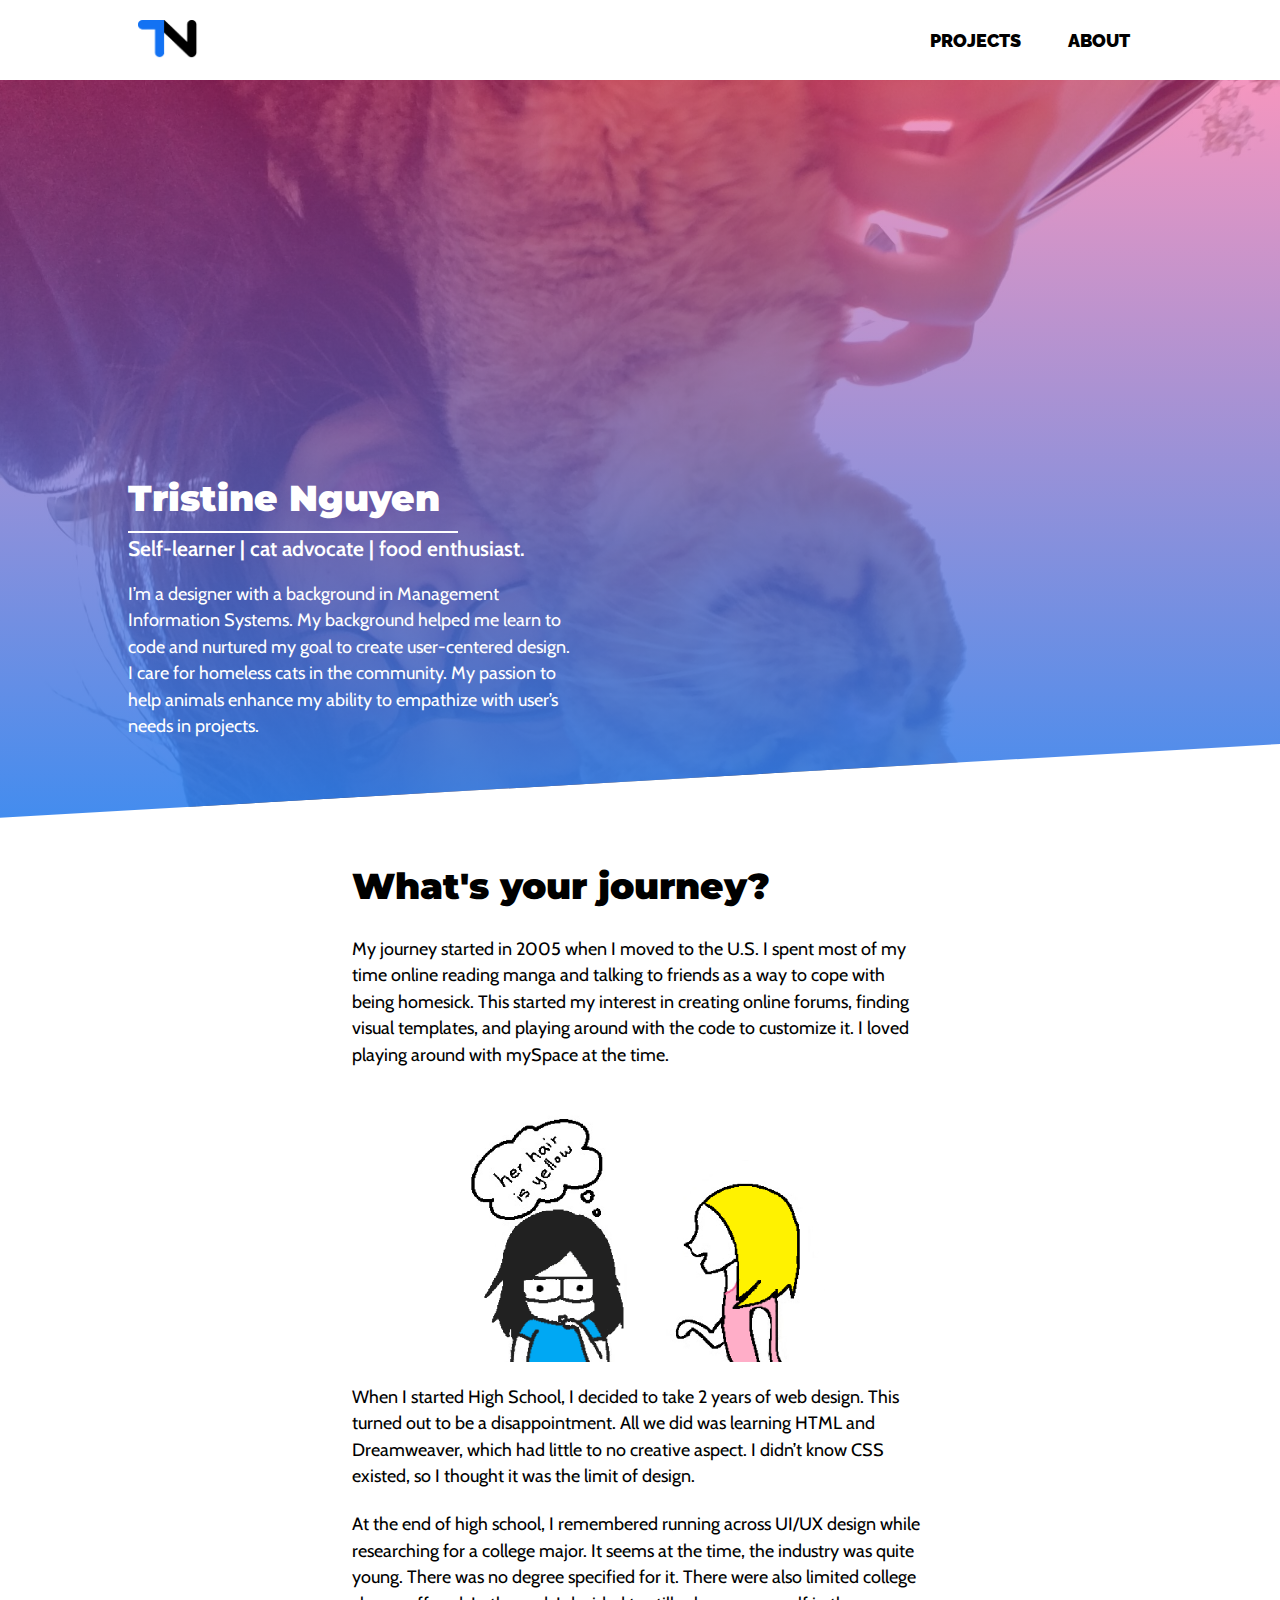
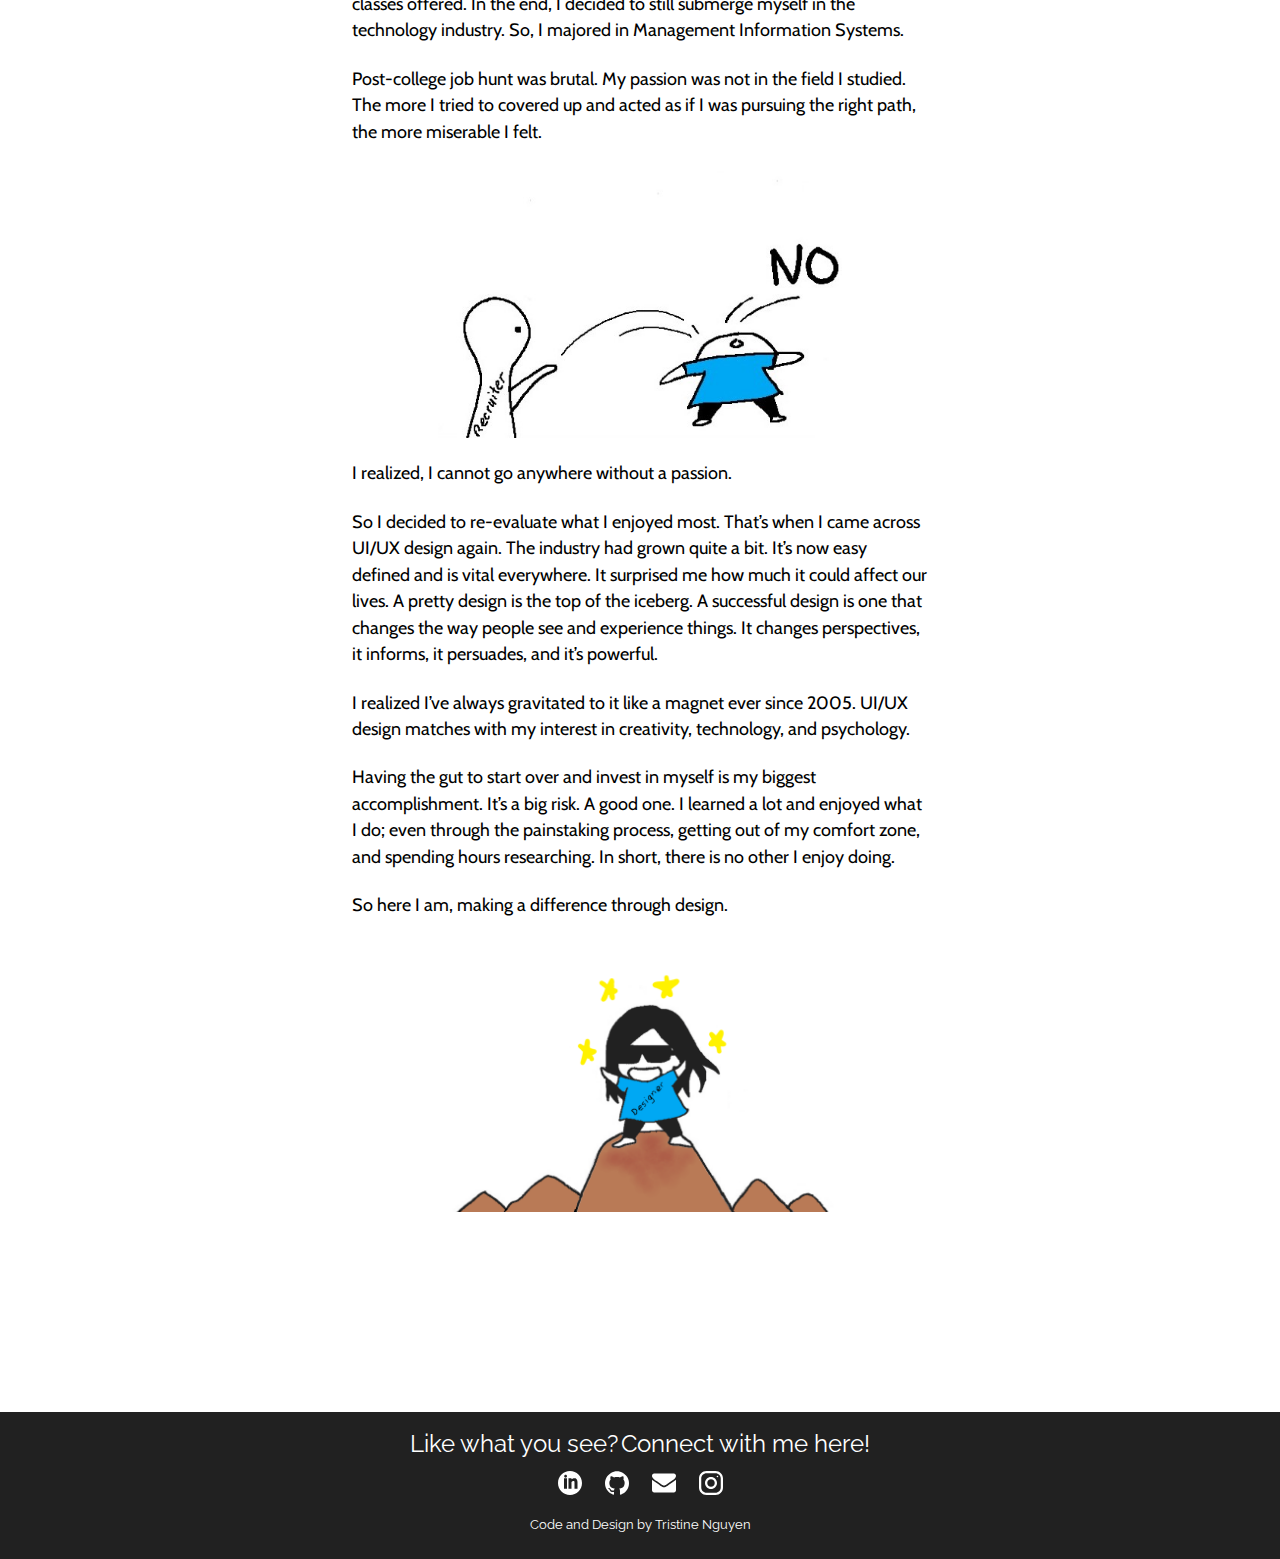
<file: about.html>
<!DOCTYPE html>
<html lang="en">
<head>
  <meta charset="utf-8">
  <meta name="viewport" content="width=device-width, initial-scale=1.0">
  <title>Portfolio | Tristine Nguyen</title>
  <link rel="stylesheet" href="styles/reset.css">
  <link rel="stylesheet" href="styles/bio.css">
  <!-- Google Fonts -->
  <link href='https://fonts.googleapis.com/css?family=Cabin' rel='stylesheet'>
  <link href="https://fonts.googleapis.com/css?family=Montserrat:900" rel="stylesheet">
  <link href='https://fonts.googleapis.com/css?family=Raleway' rel='stylesheet'>
  <!-- Font awesome -->
  <link rel="stylesheet" href="https://use.fontawesome.com/releases/v5.2.0/css/all.css" integrity="sha384-hWVjflwFxL6sNzntih27bfxkr27PmbbK/iSvJ+a4+0owXq79v+lsFkW54bOGbiDQ" crossorigin="anonymous">
</head>
  <body>
    <header>
      <!-- nav bar -->
      <nav class="nav-bar"><!-- background -->
        <div>
          <a href="index.html"><img src="imagesUpdated/personalBrand.png" alt="personal logo"></a>
              <span class="open-slide">
                <a href="#" onclick="openSlideMenu()">
                  <svg width="30" height="30">
                    <path d="M0,5 30,5" stroke="#000" stroke-width="5"/>
                    <path d="M0,14 30,14" stroke="#000" stroke-width="5"/>
                    <path d="M0,23 30,23" stroke="#000" stroke-width="5"/>
                  </svg>
                </a>
              </span>

              <ul>
                <li><a href="project1.html">PROJECTS</a></li>
                <li><a href="about.html">ABOUT</a></li>
              </ul>
        </div>
      </nav>

        <div id="side-menu" class="side-nav">
            <a href="#" class="btn-close" onclick="closeSlideMenu()">&times;</a>
            <a href="project1.html" class="portfolio">PROJECTS</a>
            <a href="about.html">ABOUT</a>
        </div>

        <!-- hero unit -->
        <section class="intro">
          <div class="grid">
            <div class="whoIAm">
                <h1>Tristine Nguyen</h1>
                  <hr>
                    <h3>Self-learner | cat advocate | food enthusiast.</h3>
                      <p>I’m a designer with a background in Management Information Systems.
                        My background helped me learn to code and nurtured my goal to create user-centered design.
                        I care for homeless cats in the community.
                        My passion to help animals enhance my ability to empathize with user’s needs in projects.</p>
            </div>
           </div>
          </section>
      </header>
      <main>
        <!-- FULL BIO -->
        <ul class="grid1">
          <li><h1>What's your journey?</h1></li>

          <li><p>My journey started in 2005 when I moved to the U.S.
            I spent most of my time online reading manga and talking to friends as a way to cope with being homesick.
            This started my interest in creating online forums, finding visual templates, and playing around with the code to customize it.
            I loved playing around with mySpace at the time.</p></li>

          <li><img src="imagesUpdated/p1.png" alt="discover"></li>

          <li><p>When I started High School, I decided to take 2 years of web design.
              This turned out to be a disappointment. All we did was learning HTML and Dreamweaver, which had little to no creative aspect.
              I didn’t know CSS existed, so I thought it was the limit of design.</p>

          <li><p>At the end of high school, I remembered running across UI/UX design while researching for a college major.
                It seems at the time, the industry was quite young. There was no degree specified for it.
                There were also limited college classes offered. In the end, I decided to still submerge myself in the
                technology industry. So, I majored in Management Information Systems.</p>

          <li><p>Post-college job hunt was brutal. My passion was not in the field I studied.
                  The more I tried to covered up and acted as if I was pursuing the right path, the more miserable I felt.</p>

          <li><img class="img2" src="imagesUpdated/p2.jpg" alt="discover">

          <li><p>I realized, I cannot go anywhere without a passion.</p>

          <li><p>So I decided to re-evaluate what I enjoyed most.
                    That’s when I came across UI/UX design again.
                    The industry had grown quite a bit. It’s now easy defined and is vital everywhere.
                    It surprised me how much it could affect our lives.
                    A pretty design is the top of the iceberg.
                    A successful design is one that changes the way people see and experience things.
                    It changes perspectives, it informs, it persuades, and it’s powerful.</p></li>

          <li><p>I realized I’ve always gravitated to it like a magnet ever since 2005.
                      UI/UX design matches with my interest in creativity, technology, and psychology.</p></li>

          <li><p>Having the gut to start over and invest in myself is my biggest accomplishment. It’s a big risk. A good one. I learned a lot and enjoyed what I do;
                        even through the painstaking process, getting out of my comfort zone, and spending hours researching.
                        In short, there is no other I enjoy doing. </p></li>

          <li><p>So here I am, making a difference through design.</p></li>

          <li><img src="imagesUpdated/p3.png" alt="discover"></li> <!-- will edit size in css for responsiveness -->
         </ul>
        </main>
        <footer> <!-- background -->
            <section class="footer-content"> <!-- to center content later -->
              <div>Like what you see?</div>
              <div>Connect with me here!</div>
              <ul>
                <li>
                  <a href="http://www.linkedin.com/in/tristine-nguyen" target="_blank">
                    <img src="imagesUpdated/iconsLogos/linkedinlogo.svg" alt="linkedin icon" width="24" height="24">
                  </a>
                </li>
                <li>
                  <a href="https://github.com/Tristine0426" target="_blank">
                    <img src="imagesUpdated/iconsLogos/githublogo.svg" alt="github icon" width="24" height="24">
                  </a>
                </li>
                <li>
                  <a href="mailto:tristine@mail.usf.edu" target="_blank">
                    <img src="imagesUpdated/iconsLogos/email.svg" alt="email icon" width="24" height="24">
                  </a>
                </li>
                <li>
                  <a href="https://www.instagram.com/gurengazette26/" target="_blank">
                    <img src="imagesUpdated/iconsLogos/instalogo.svg" alt="instagram icon" width="24" height="24">
                  </a>
                </li>
              </ul>
              <p class="credit">Code and Design by Tristine Nguyen</p>
            </section>
          </footer>
          <script src="js/portfolio.js"></script>
       </body>
     </html>
</file>
<file: styles/bio.css>
* {
  box-sizing: border-box;
}

html {
  font-size: 10px;
}

body {
  background-color: white;
  font-family: cabin;
}

p {
  font-size: 1.6rem;
  line-height: .7cm;
}

/******NAVBAR******/
.nav-bar {
        /******MOBILE******/
  font-family: Raleway;
  height: 8rem;
  margin: 0 auto;
  padding: 1rem 0;
  width: 90%;
}


.nav-bar a {
  color: black;
  text-decoration: none;
}

.nav-bar img {
  display: inline-block;
  float: left;
  padding: 1rem;
  width: 8rem;
}

.nav-bar ul {                  /******MOBILE******/
  float: right;
}

.nav-bar ul li {
  display: inline-block;
  font-family: Raleway;
  font-size: 1.6rem;
  font-weight: 900;           /******MOBILE******/
  list-style: none;
  padding: 2.2rem;
}

.nav-bar ul li a:hover, .side-nav a:hover {
  color: #ED2F80;
}

.open-slide {
  float: right;
  margin: 2rem 0;
}

.side-nav {
  background-color: #111;
  height: 30%;
  opacity: .9;
  overflow-x: hidden;
  padding-top: 60px;
  width: 0;
  position: fixed;
  right: 0;
  top: 0;
  z-index: 1;
}

.side-nav a {
  color: #fff;
  display: block;
  font-size: 1.8rem;
  padding:  1rem 1rem 2rem 3rem;
  text-align: right;
  text-decoration: none;
  transition: 0.3s;
}

.side-nav .btn-close {
  font-size: 5.6rem;
  position: absolute;
  right: 2.2rem;
  top: 0;
}

.portfolio {
  margin-top: 2rem;
}

@media(max-width: 568px){
  .nav-bar ul {
    display: none;
  }
}
@media(min-width: 568px){
  .open-slide, .side-nav {
    display: none;
  }
}

/******General info******/
.intro {
  background: linear-gradient(rgba(237, 47, 128, 0.5), rgba(47, 128, 237, 0.9)), url(../imagesUpdated/avatar.jpg) no-repeat;
  background-size: cover;
  color: #fff;
  -webkit-clip-path: polygon(0 0, 100% 0, 100% 90%, 0% 100%); /******MOBILE******/
  clip-path: polygon(0 0, 100% 0, 100% 90%, 0% 100%);
  padding: 5rem 0;
}

.grid, .grid1 li{
  display: grid;
  grid-template-columns: 1fr;
  list-style: none;
  margin: 0 auto;                 /******MOBILE******/
  width: 90%;
}

.grid {
  text-align: left;
}

h1 {
  font-family: Montserrat;
  font-size: 2.4rem;
  font-weight: 900;             /******MOBILE******/
  padding-bottom: 1rem;
}

hr {
  border: .1rem solid white;    /******MOBILE******/
  margin-left: 0;
  width: 22rem;
}

h3 {
  font-weight: 600;             /******MOBILE******/
  font-size: 1.7rem;
}

.whoIAm p {
  margin-top: 2.2rem;
}

/******BODY TEXT STORY******/
.grid1 {
    margin-bottom: 15rem;
}

.grid1 li {                 /******MOBILE******/
  margin: 2.2rem auto;
}

.grid1 img {                /******MOBILE******/
  width: 100%;
}

/******FOOTER******/
footer {
  background-color: #212121;
  color: #FFFFFF;
  font-family: Raleway;   /******MOBILE******/
  padding: 2rem;
}

.footer-content {
  margin: auto;
  padding: 0;
  text-align: center; /******MOBILE******/
  text-decoration: none;
}

.footer-content div {
  display: inline-block;    /******MOBILE******/
  font-size: 2rem;
  padding-bottom: 1rem;
}

footer ul {
  margin-bottom: 1rem;    /******MOBILE******/
  padding: .5rem;
}

footer ul li {
  display: inline;    /******MOBILE******/
  padding: 1rem;
}

footer ul li a{
  text-decoration: none;
}

.credit {
  font-size: 1.3rem;    /******MOBILE******/
}

@media screen and (min-width: 510px) {
  .whoIAm p {
    width: 45rem;
  }
}

@media screen and (min-width: 510px) {
  .intro {
    padding-top: 15rem;
  }
}

/****************TABLET SIZE****************/
@media screen and (min-width: 768px) {

  .intro {
    padding-top: 40rem;
  }

  p {
    font-size: 1.8rem;
  }
  /******NAVBAR******/
  .nav-bar {
    width: 80%;
  }

  .nav-bar ul li {
    font-size: 1.8rem;     /******TABLET******/
  }

  /******General info******/
  .grid {
    height: 80%;
    width: 80%;
  }

  h1 {
  font-size: 3.6rem;
  }

  hr {
    width: 33rem;
  }

  h3 {
  font-size: 2.1rem;

  }

  /******JOURNEY STORY******/
  .grid1 {
    grid-template-columns: 1fr;
    margin: 5rem auto 20rem auto;
    width: 50%;                         /******TABLET******/
  }

  .grid1 img {
    margin: 0 auto;
    width: 70%;
  }

  /******FOOTER******/
  .footer-content {
    display: block;
  }

  .footer-content div {
    font-size: 2.4rem;
  }

}

/****************DESKTOP****************/
@media screen and (min-width: 1200px) {
  /******GENERAL INFO******/
  .whoIAm p {
    padding-bottom: 2.8rem
  }

}

@media screen and (min-width: 2200px) {
  .whoIAm {
    }
}
</file>
